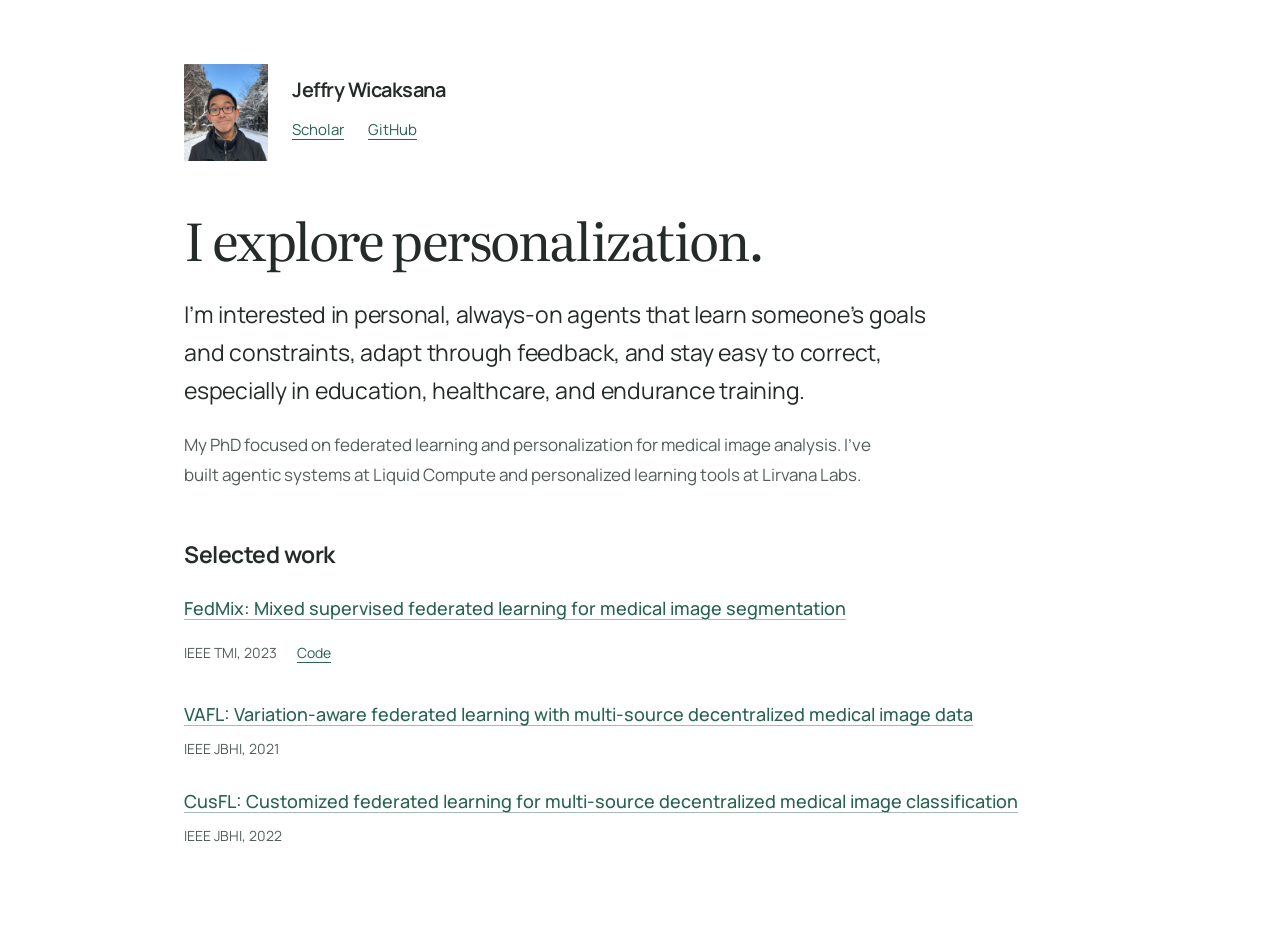
<file: index.html>
<!doctype html>
<html lang="en">
<head>
  <meta charset="utf-8">
  <meta name="viewport" content="width=device-width, initial-scale=1">
  <meta name="description" content="Jeffry Wicaksana explores personal, always-on agents that learn people's goals and constraints, adapt through feedback, and stay easy to correct, especially in education, healthcare, and endurance training.">
  <meta name="theme-color" content="#ffffff">
  <title>Jeffry Wicaksana: I explore personalization.</title>
  <link rel="preload" href="assets/fonts/literata.ttf" as="font" type="font/ttf" crossorigin>
  <link rel="preload" href="assets/fonts/manrope.ttf" as="font" type="font/ttf" crossorigin>
  <link rel="stylesheet" href="style.css?rev=personal-3">
</head>
<body>
  <a class="skip-link" href="#main">Skip to content</a>
  <div class="page">
    <header class="identity">
      <img class="portrait" src="assets/pp.png" width="403" height="464" alt="Jeffry Wicaksana on a snowy tree-lined path.">
      <div>
        <p class="name">Jeffry Wicaksana</p>
        <nav aria-label="Find my work">
          <a href="https://scholar.google.com/citations?user=pZerfhQAAAAJ">Scholar</a>
          <a href="https://github.com/Jwicaksana">GitHub</a>
        </nav>
      </div>
    </header>
    <main id="main">
      <section class="introduction" aria-labelledby="title">
        <h1 id="title">I explore personalization.</h1>
        <p class="focus">I’m interested in personal, always-on agents that learn someone’s goals and constraints, adapt through feedback, and stay easy to correct, especially in education, healthcare, and endurance training.</p>
        <p class="background">My PhD focused on federated learning and personalization for medical image analysis. I’ve built agentic systems at Liquid Compute and personalized learning tools at Lirvana Labs.</p>
      </section>
      <section class="work" id="work" aria-labelledby="work-title">
        <h2 id="work-title">Selected work</h2>
        <article class="project">
          <h3><a href="https://doi.org/10.1109/TMI.2022.3233405">FedMix: Mixed supervised federated learning for medical image segmentation</a></h3>
          <p class="publication-meta">IEEE TMI, 2023 <a href="https://github.com/Jwicaksana/FedMix" aria-label="Explore FedMix code on GitHub">Code</a></p>
        </article>
        <article class="project">
          <h3><a href="https://doi.org/10.1109/JBHI.2020.3040015">VAFL: Variation-aware federated learning with multi-source decentralized medical image data</a></h3>
          <p class="publication-meta">IEEE JBHI, 2021</p>
        </article>
        <article class="project">
          <h3><a href="https://doi.org/10.1109/JBHI.2022.3198440">CusFL: Customized federated learning for multi-source decentralized medical image classification</a></h3>
          <p class="publication-meta">IEEE JBHI, 2022</p>
        </article>
      </section>
    </main>
  </div>
</body>
</html>
</file>
<file: style.css>
@font-face {
  font-family: Literata;
  src: url("assets/fonts/literata.ttf") format("truetype");
  font-weight: 200 900;
  font-display: swap;
}
@font-face {
  font-family: Manrope;
  src: url("assets/fonts/manrope.ttf") format("truetype");
  font-weight: 200 800;
  font-display: swap;
}
:root {
  color-scheme: light;
  --ground: #ffffff;
  --ink: #242b29;
  --body: #535e59;
  --accent: #28634e;
  --edge: clamp(24px, 5vw, 64px);
}
* { box-sizing: border-box; }
html { background: var(--ground); scrollbar-color: #8b9d93 var(--ground); }
body { margin: 0; color: var(--ink); font: 400 18px/1.7 Manrope, sans-serif; }
::selection { background: #dcebe1; color: var(--ink); }
a { color: var(--accent); text-decoration-thickness: 1px; text-underline-offset: 4px; }
a:hover { color: var(--ink); text-decoration-thickness: 2px; }
a:focus-visible { outline: 2px solid var(--accent); outline-offset: 5px; }
.skip-link { position: absolute; top: 12px; left: var(--edge); padding: 8px 16px; background: var(--ink); color: var(--ground); transform: translateY(-180%); }
.skip-link:hover { color: var(--ground); }
.skip-link:focus { transform: translateY(0); color: var(--ground); }
.page { max-width: 1040px; margin-inline: auto; padding: 64px var(--edge) 80px; }
.identity { display: flex; align-items: center; gap: 24px; }
.portrait { display: block; width: 84px; height: auto; }
.name { margin: 0; font-size: 20px; font-weight: 650; letter-spacing: -.025em; }
nav { display: flex; gap: 24px; }
nav a { display: inline-flex; align-items: center; min-height: 44px; font-size: 15px; }
.introduction { margin-top: 44px; }
h1 { margin: 0; font: 400 clamp(36px, 4.3vw, 52px)/1.3 Literata, Georgia, serif; letter-spacing: -.03em; text-wrap: balance; }
.focus { margin: 24px 0 0; max-width: 54ch; font-size: 23px; line-height: 1.65; letter-spacing: -.01em; }
.background { margin: 20px 0 0; max-width: 70ch; color: var(--body); font-size: 17px; line-height: 1.75; }
.work { margin-top: 48px; }
h2 { margin: 0 0 24px; font-size: 23px; font-weight: 650; letter-spacing: -.02em; line-height: 1.4; }
.project + .project { margin-top: 26px; }
h3 { margin: 0; font-size: 18px; font-weight: 500; line-height: 1.65; }
h3 a { text-decoration-color: #a5bdb1; }
h3 a:hover { text-decoration-color: currentColor; }
.publication-meta { display: flex; align-items: center; gap: 20px; margin: 7px 0 0; color: var(--body); font-size: 14px; line-height: 1.7; }
.publication-meta a { display: inline-flex; align-items: center; min-height: 44px; }
@media (max-width: 650px) {
  .page { padding-block: 28px 44px; }
  .identity { gap: 20px; }
  .portrait { width: 68px; }
  .name { font-size: 18px; }
  nav { gap: 24px; }
  nav a { font-size: 14px; }
  .introduction { margin-top: 35px; }
  h1 { font-size: clamp(32px, 7.9vw, 44px); text-wrap: initial; }
  .focus { margin-top: 22px; font-size: 18px; line-height: 1.7; }
  .background { margin-top: 18px; font-size: 15px; }
  .work { margin-top: 34px; }
  h2 { margin-bottom: 22px; font-size: 21px; }
  h3 { font-size: 16px; }
  .project + .project { margin-top: 26px; }
  .publication-meta { font-size: 13px; }
}
</file>
